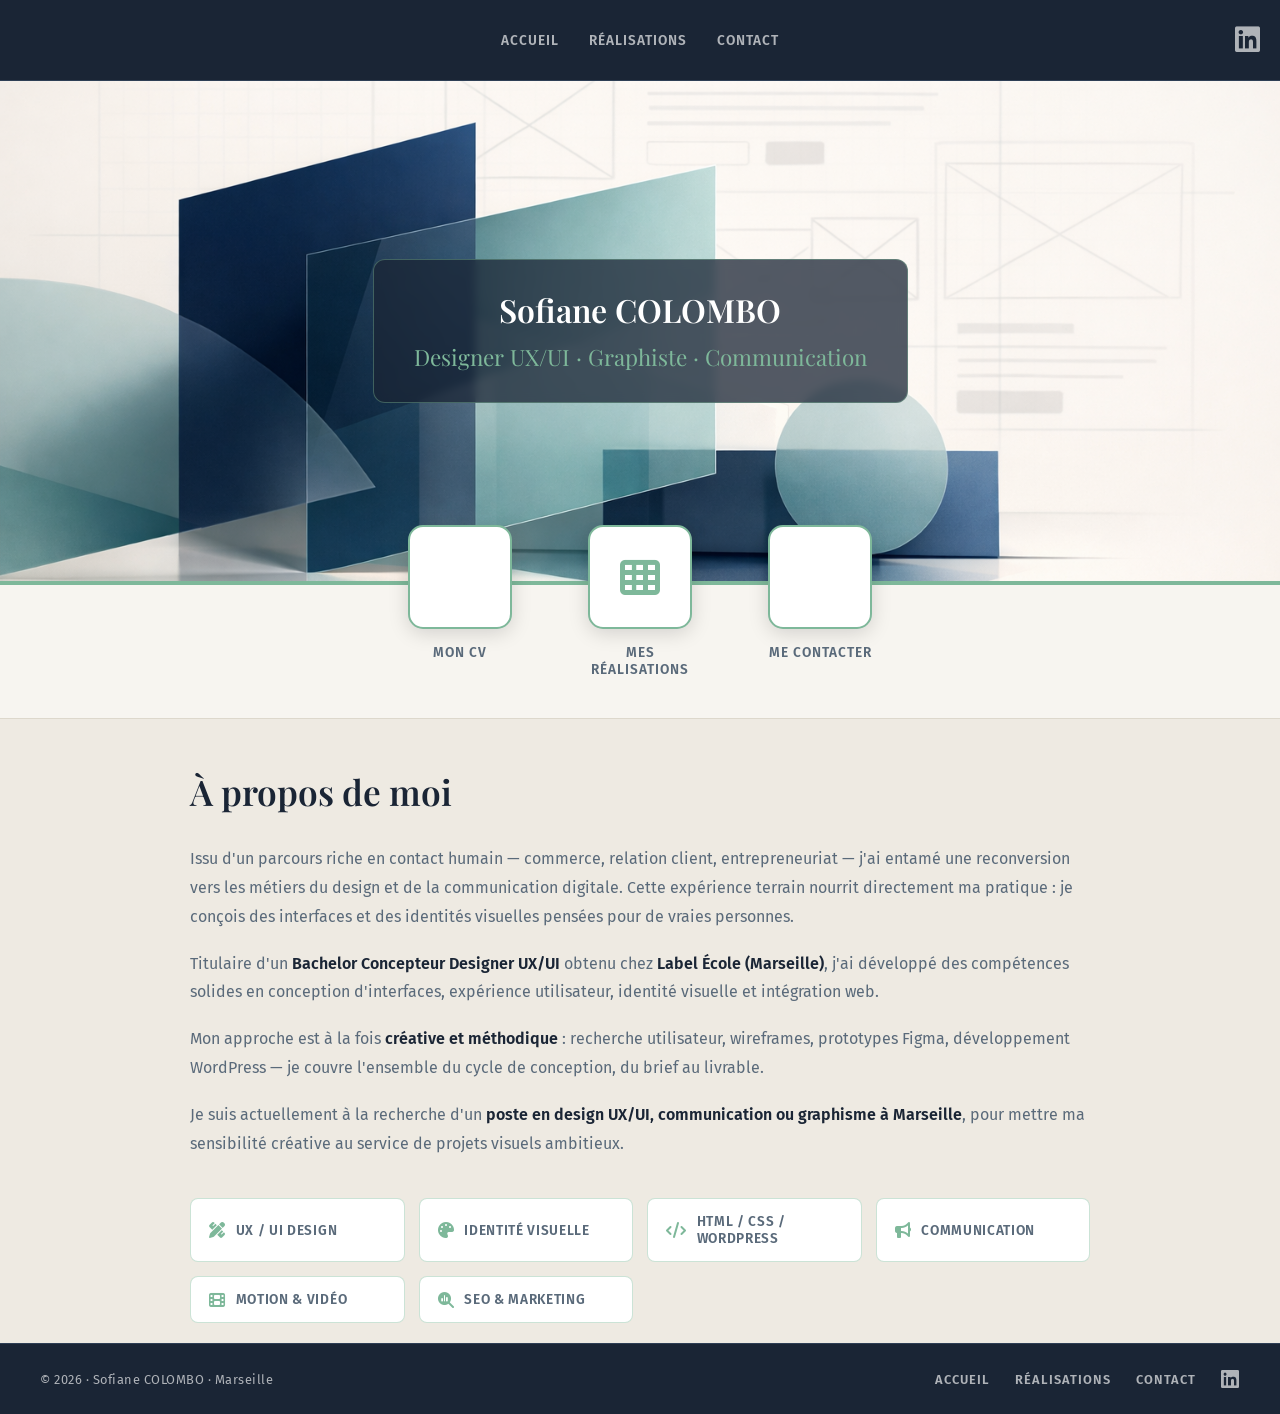
<file: index.html>
<!DOCTYPE html>
<html lang="fr">
    
<head>
    <meta charset="UTF-8">
    <meta name="viewport" content="width=device-width, initial-scale=1.0">
    <meta name="description" content="Portfolio Designer UX/UI & Graphiste — Sofiane Colombo, Marseille">
    <title>Portfolio S. COLOMBO — Designer UX/UI</title>
    
    <link rel="stylesheet" href="./style.css"/>
    
    <link rel="preconnect" href="https://fonts.googleapis.com">
    <link rel="preconnect" href="https://fonts.gstatic.com" crossorigin>
    <link href="https://fonts.googleapis.com/css2?family=Fira+Sans:wght@300;400;600&family=Playfair+Display:ital,wght@0,400;0,600;0,700;0,800;1,400&display=swap" rel="stylesheet">

    <link rel='stylesheet' href='https://cdn-uicons.flaticon.com/2.1.0/uicons-regular-rounded/css/uicons-regular-rounded.css'>
    <link rel='stylesheet' href='https://cdn-uicons.flaticon.com/2.1.0/uicons-brands/css/uicons-brands.css'>
    <link rel='stylesheet' href='https://cdn-uicons.flaticon.com/2.1.0/uicons-solid-straight/css/uicons-solid-straight.css'>
    <link rel='stylesheet' href='https://cdn-uicons.flaticon.com/2.1.0/uicons-thin-rounded/css/uicons-thin-rounded.css'>
    <link rel="stylesheet" href="https://cdnjs.cloudflare.com/ajax/libs/font-awesome/6.5.0/css/all.min.css">
</head>

<body>
    <header>

        <nav>
            <a href="./index.html">Accueil</a>
            <a href="./realisations.html">Réalisations</a>
            <a href="./page_contact.html">Contact</a>
        </nav>
        
        <a href="https://www.linkedin.com/in/sofiane-colombo-744582396/" target="_blank" class="linkedin-icon">
            <i class="fa-brands fa-linkedin"></i>
        </a>
        
    </header>

    <main>
        <div id="background-main-title">
            <h1 id="main-title">
                Sofiane COLOMBO<br>
                <span style="font-size: 0.7em; font-weight: 400;">Designer UX/UI · Graphiste · Communication</span>
            </h1>
        </div>
        
        <div id="hero_cta">

            <div class="cta-container">
                <a href="./asset/cv_ux_colombo.pdf" target="_blank" class="cta" aria-label="Mon CV">
                    <i class="fi fi-ss-file-user"></i>
                </a>
                <span class="cta-label">Mon CV</span>
            </div>
    
            <div class="cta-container">
                <a href="realisations.html" class="cta">
                    <i class="fa-solid fa-table-cells"></i>
                </a>
                <span class="cta-label">Mes réalisations</span>
            </div>

            <div class="cta-container">
                <a href="./page_contact.html" class="cta" aria-label="Me contacter">
                    <i class="fi fi-tr-address-book"></i>
                </a>
                <span class="cta-label">Me contacter</span>
            </div>

        </div>

        <section id="presentation">
            <div class="presentation-container">
                <h2>À propos de moi</h2>
                <p>
                    Issu d'un parcours riche en contact humain — commerce, relation client, entrepreneuriat — j'ai entamé une reconversion vers les métiers du design et de la communication digitale. Cette expérience terrain nourrit directement ma pratique : je conçois des interfaces et des identités visuelles pensées pour de vraies personnes.
                </p>
                <p>
                    Titulaire d'un <strong>Bachelor Concepteur Designer UX/UI</strong> obtenu chez  
                    <strong>Label École (Marseille)</strong>, j'ai développé des compétences solides en conception d'interfaces, expérience utilisateur, identité visuelle et intégration web.
                </p>
                <p>
                    Mon approche est à la fois <strong>créative et méthodique</strong> : recherche utilisateur, wireframes, prototypes Figma, développement WordPress — je couvre l'ensemble du cycle de conception, du brief au livrable.
                </p>
                <p>
                    Je suis actuellement à la recherche d'un <strong>poste en design UX/UI, communication ou graphisme à Marseille</strong>, pour mettre ma sensibilité créative au service de projets visuels ambitieux.
                </p>

                <div class="skills-grid">
                    <div class="skill-item"><i class="fa-solid fa-pen-ruler"></i> UX / UI Design</div>
                    <div class="skill-item"><i class="fa-solid fa-palette"></i> Identité visuelle</div>
                    <div class="skill-item"><i class="fa-solid fa-code"></i> HTML / CSS / WordPress</div>
                    <div class="skill-item"><i class="fa-solid fa-bullhorn"></i> Communication</div>
                    <div class="skill-item"><i class="fa-solid fa-film"></i> Motion & Vidéo</div>
                    <div class="skill-item"><i class="fa-solid fa-magnifying-glass-chart"></i> SEO & Marketing</div>
                </div>
            </div>
        </section>

    </main>

    <footer>

        <p>© 2026 · Sofiane COLOMBO · Marseille</p>
        <div class="footer-links">
            <a href="./index.html">Accueil</a>
            <a href="./realisations.html">Réalisations</a>
            <a href="./page_contact.html">Contact</a>
            <a href="https://www.linkedin.com/in/sofiane-colombo-744582396/" target="_blank">
                <i class="fa-brands fa-linkedin"></i>
            </a>
        </div>

    </footer>
</body>
</html>
</file>
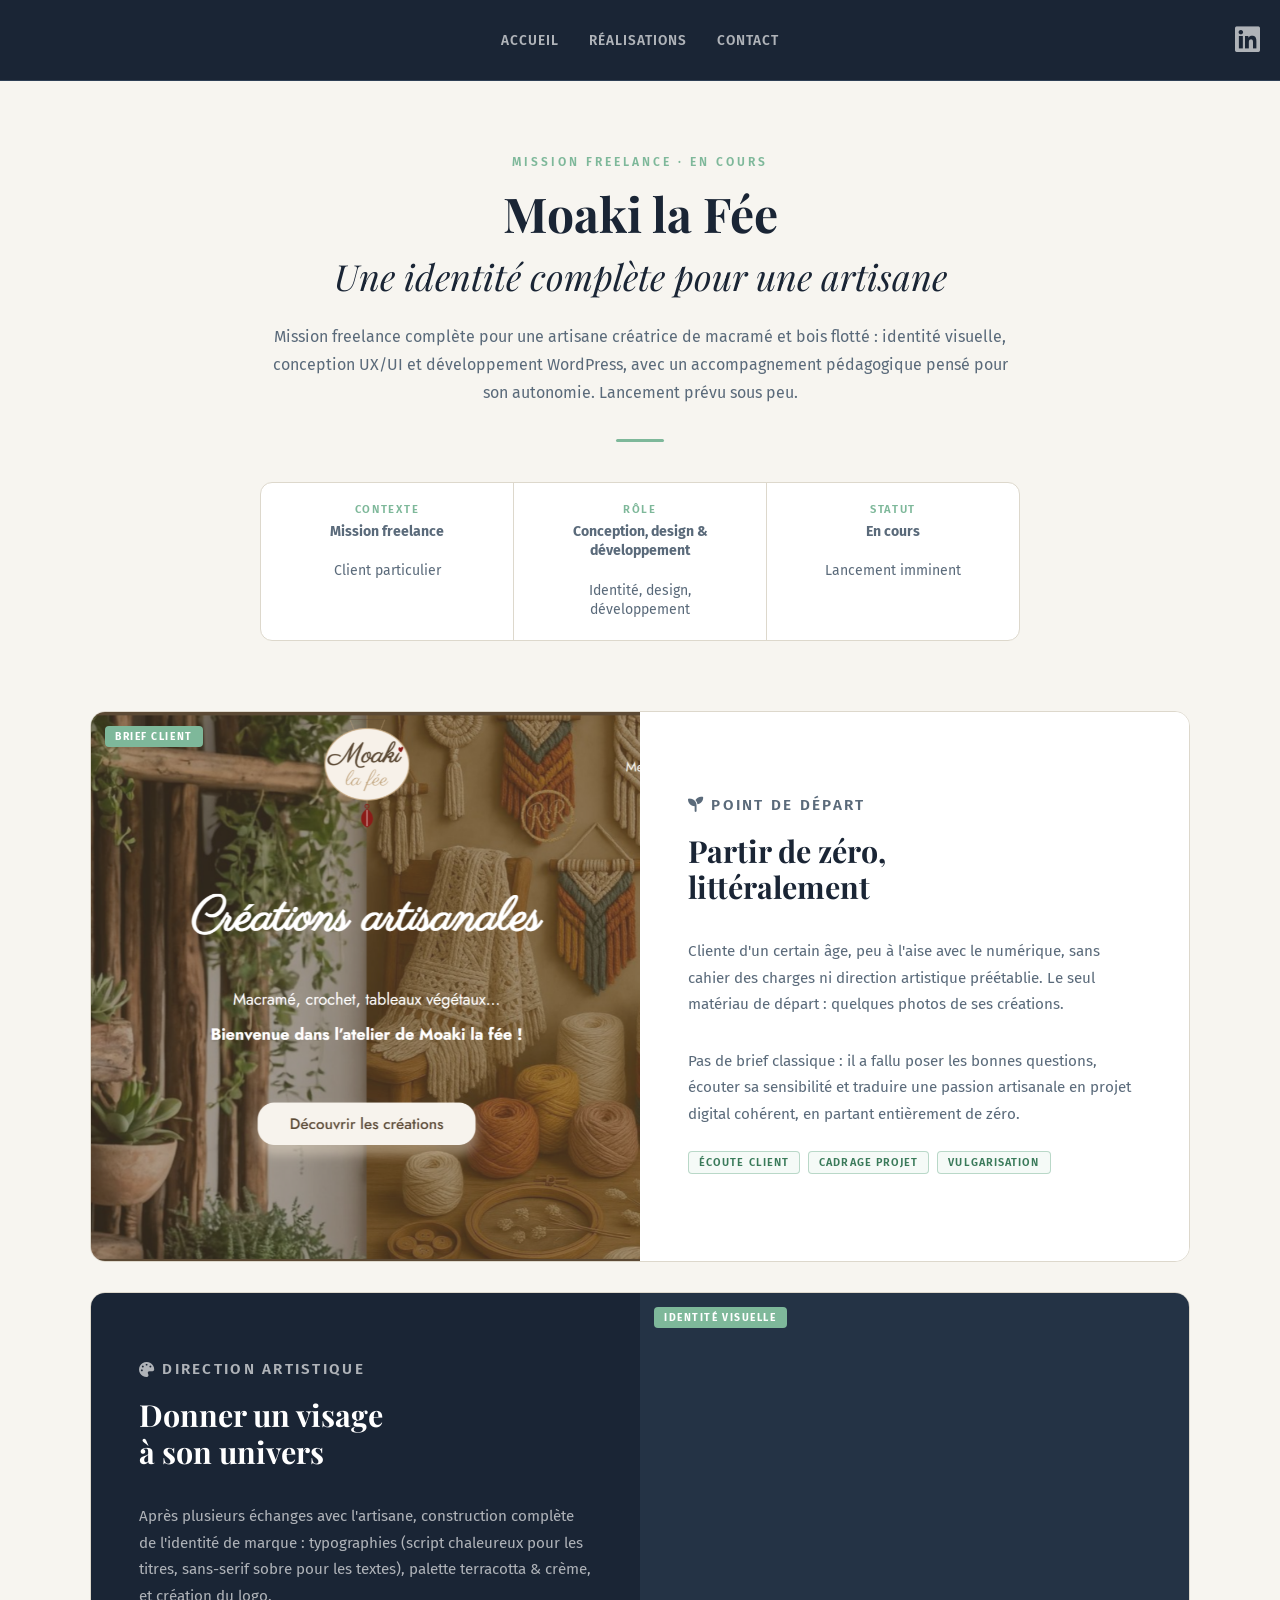
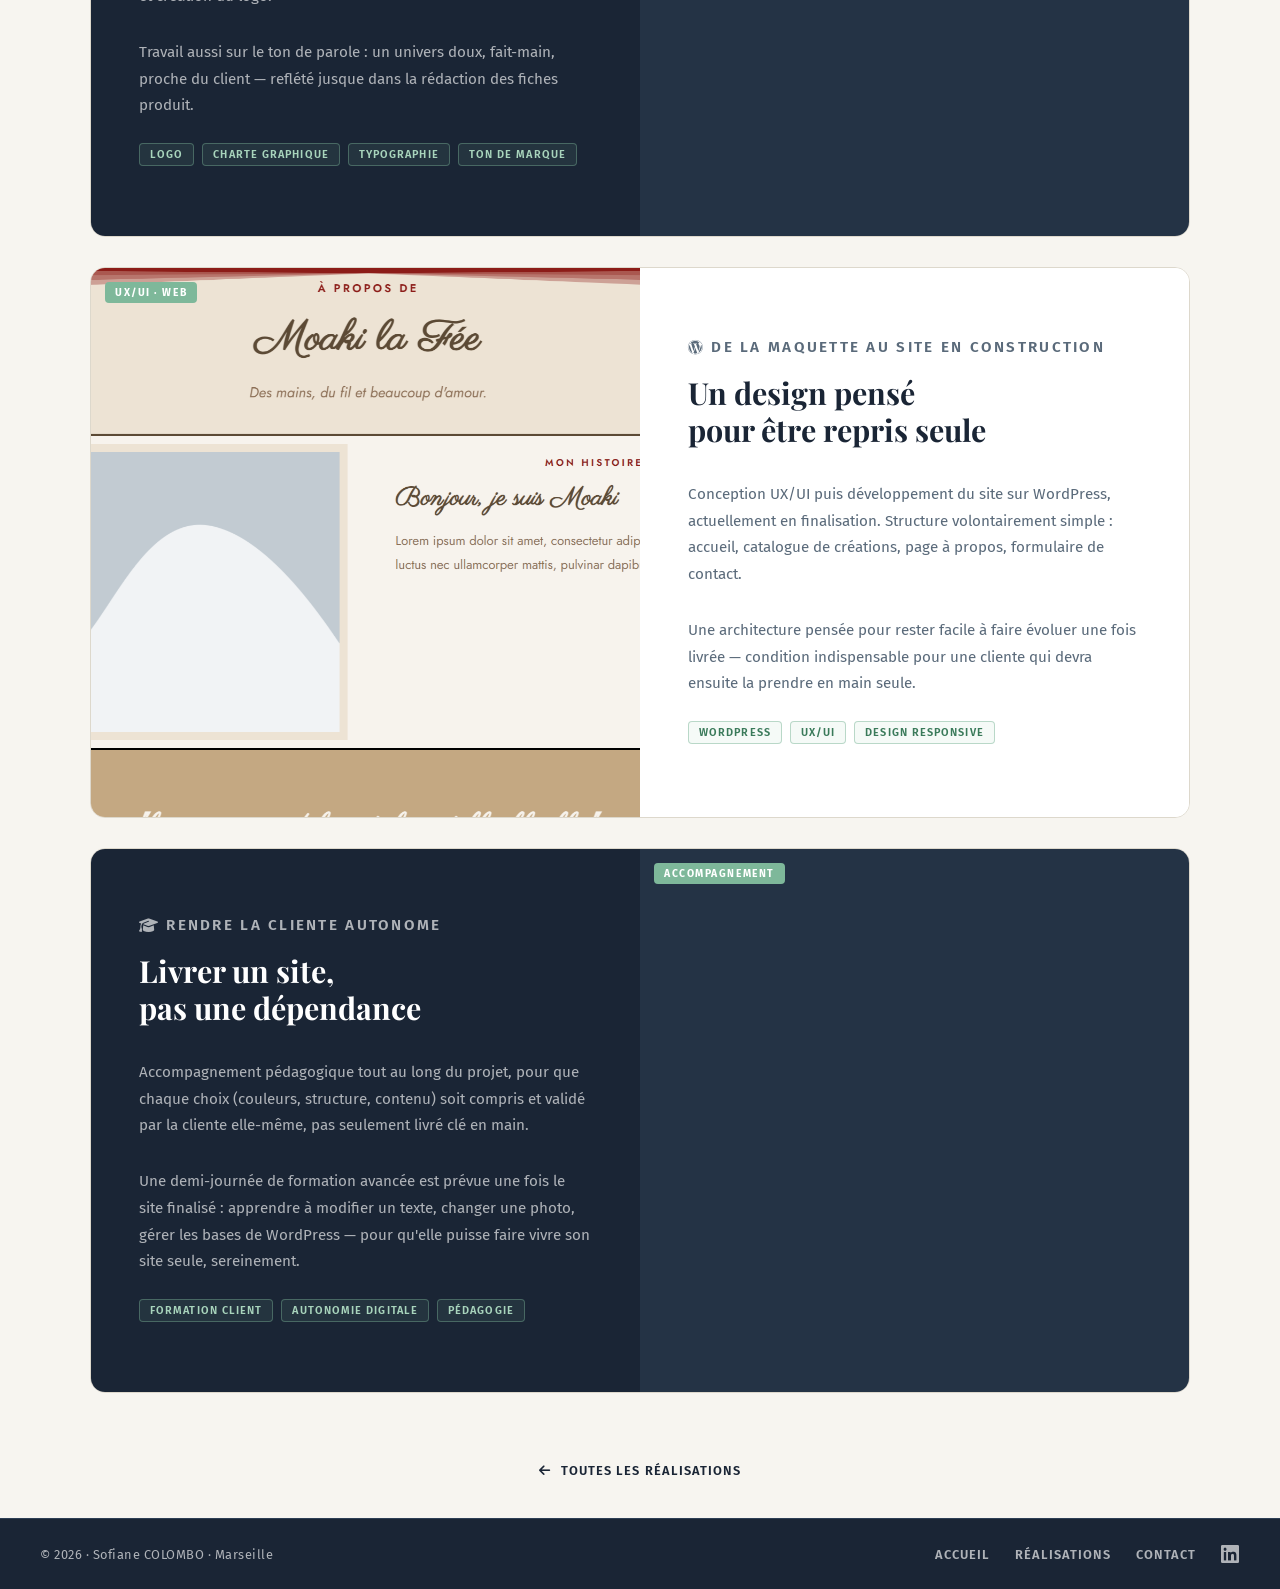
<file: moaki.html>
<!DOCTYPE html>
<html lang="fr">
<head>
    <meta charset="UTF-8">
    <meta name="viewport" content="width=device-width, initial-scale=1.0">
    <meta name="description" content="Moaki la Fée — Sofiane Colombo, Designer UX/UI">
    <title>Moaki la Fée — S. COLOMBO</title>

    <link rel="stylesheet" href="./style.css"/>
    <link rel="preconnect" href="https://fonts.googleapis.com">
    <link rel="preconnect" href="https://fonts.gstatic.com" crossorigin>
    <link href="https://fonts.googleapis.com/css2?family=Fira+Sans:wght@300;400;600&family=Playfair+Display:ital,wght@0,400;0,600;0,700;0,800;1,400&display=swap" rel="stylesheet">
    <link rel='stylesheet' href='https://cdn-uicons.flaticon.com/2.1.0/uicons-regular-rounded/css/uicons-regular-rounded.css'>
    <link rel='stylesheet' href='https://cdn-uicons.flaticon.com/2.1.0/uicons-brands/css/uicons-brands.css'>
    <link rel='stylesheet' href='https://cdn-uicons.flaticon.com/2.1.0/uicons-solid-straight/css/uicons-solid-straight.css'>
    <link rel='stylesheet' href='https://cdn-uicons.flaticon.com/2.1.0/uicons-thin-rounded/css/uicons-thin-rounded.css'>
    <link rel="stylesheet" href="https://cdnjs.cloudflare.com/ajax/libs/font-awesome/6.5.0/css/all.min.css">
</head>

<body>

    <header>
        <nav>
            <a href="./index.html">Accueil</a>
            <a href="./realisations.html">Réalisations</a>
            <a href="./page_contact.html">Contact</a>
        </nav>
        <a href="https://www.linkedin.com/in/sofiane-colombo-744582396/" target="_blank" class="linkedin-icon">
            <i class="fa-brands fa-linkedin"></i>
        </a>
    </header>

    <main>

        <section id="real-intro">
            <span class="eyebrow">Mission freelance · En cours</span>
            <h1>Moaki la Fée<br><em style="font-weight:400; font-size:0.75em;">Une identité complète pour une artisane</em></h1>
            <p class="intro-text">
                Mission freelance complète pour une artisane créatrice de macramé et bois flotté : identité visuelle, conception UX/UI et développement WordPress, avec un accompagnement pédagogique pensé pour son autonomie. Lancement prévu sous peu.
            </p>
            <div class="intro-divider"></div>

            <div class="project-meta">
                <div class="meta-item">
                    <span class="meta-label">Contexte</span>
                    <span class="meta-value"><strong>Mission freelance</strong><br><br>Client particulier</span>
                </div>
                <div class="meta-item">
                    <span class="meta-label">Rôle</span>
                    <span class="meta-value"><strong>Conception, design & développement</strong><br><br>Identité, design, développement</span>
                </div>
                <div class="meta-item">
                    <span class="meta-label">Statut</span>
                    <span class="meta-value"><strong>En cours</strong><br><br>Lancement imminent</span>
                </div>
            </div>
        </section>

        <div id="real-projects">

            <!-- BLOC 1 — Brief client -->
            <article class="real-block">
                <div class="real-media">
                    <span class="media-badge">Brief client</span>
                    <img src="./asset/moaki-accueil.png" alt="Page d'accueil du site Moaki la Fée" loading="lazy">
                </div>
                <div class="real-content">
                    <p class="real-tag"><i class="fa-solid fa-seedling"></i> Point de départ</p>
                    <h2>Partir de zéro,<br>littéralement</h2>
                    <p>
                        Cliente d'un certain âge, peu à l'aise avec le numérique, sans cahier des charges ni direction artistique préétablie. Le seul matériau de départ : quelques photos de ses créations.
                    </p>
                    <p>
                        Pas de brief classique : il a fallu poser les bonnes questions, écouter sa sensibilité et traduire une passion artisanale en projet digital cohérent, en partant entièrement de zéro.
                    </p>
                    <div class="real-skills">
                        <span>Écoute client</span>
                        <span>Cadrage projet</span>
                        <span>Vulgarisation</span>
                    </div>
                </div>
            </article>

            <!-- BLOC 2 — Identité visuelle -->
            <article class="real-block real-block--alt">
                <div class="real-media">
                    <span class="media-badge">Identité visuelle</span>
                    <video autoplay muted loop playsinline>
                        <source src="./asset/moaki-produit.mp4" type="video/mp4">
                    </video>
                </div>
                <div class="real-content real-content--light">
                    <p class="real-tag"><i class="fa-solid fa-palette"></i> Direction artistique</p>
                    <h2>Donner un visage<br>à son univers</h2>
                    <p>
                        Après plusieurs échanges avec l'artisane, construction complète de l'identité de marque : typographies (script chaleureux pour les titres, sans-serif sobre pour les textes), palette terracotta &amp; crème, et création du logo.
                    </p>
                    <p>
                        Travail aussi sur le ton de parole : un univers doux, fait-main, proche du client — reflété jusque dans la rédaction des fiches produit.
                    </p>
                    <div class="real-skills real-skills--dark">
                        <span>Logo</span>
                        <span>Charte graphique</span>
                        <span>Typographie</span>
                        <span>Ton de marque</span>
                    </div>
                </div>
            </article>

            <!-- BLOC 3 — UX/UI & Développement -->
            <article class="real-block">
                <div class="real-media">
                    <span class="media-badge">UX/UI · Web</span>
                    <img src="./asset/moaki-apropos.png" alt="Page À propos en cours de développement" loading="lazy">
                </div>
                <div class="real-content">
                    <p class="real-tag"><i class="fa-brands fa-wordpress"></i> De la maquette au site en construction</p>
                    <h2>Un design pensé<br>pour être repris seule</h2>
                    <p>
                        Conception UX/UI puis développement du site sur WordPress, actuellement en finalisation. Structure volontairement simple : accueil, catalogue de créations, page à propos, formulaire de contact.
                    </p>
                    <p>
                        Une architecture pensée pour rester facile à faire évoluer une fois livrée — condition indispensable pour une cliente qui devra ensuite la prendre en main seule.
                    </p>
                    <div class="real-skills">
                        <span>WordPress</span>
                        <span>UX/UI</span>
                        <span>Design responsive</span>
                    </div>
                </div>
            </article>

            <!-- BLOC 4 — Accompagnement pédagogique -->
            <article class="real-block real-block--alt">
                <div class="real-media">
                    <span class="media-badge">Accompagnement</span>
                    <video autoplay muted loop playsinline>
                        <source src="./asset/moaki-contact.mp4" type="video/mp4">
                    </video>
                </div>
                <div class="real-content real-content--light">
                    <p class="real-tag"><i class="fa-solid fa-graduation-cap"></i> Rendre la cliente autonome</p>
                    <h2>Livrer un site,<br>pas une dépendance</h2>
                    <p>
                        Accompagnement pédagogique tout au long du projet, pour que chaque choix (couleurs, structure, contenu) soit compris et validé par la cliente elle-même, pas seulement livré clé en main.
                    </p>
                    <p>
                        Une demi-journée de formation avancée est prévue une fois le site finalisé : apprendre à modifier un texte, changer une photo, gérer les bases de WordPress — pour qu'elle puisse faire vivre son site seule, sereinement.
                    </p>
                    <div class="real-skills real-skills--dark">
                        <span>Formation client</span>
                        <span>Autonomie digitale</span>
                        <span>Pédagogie</span>
                    </div>
                </div>
            </article>

        </div>

        <a href="realisations.html" class="detail-back">
            <i class="fa-solid fa-arrow-left"></i> Toutes les réalisations
        </a>

    </main>

    <footer>
        <p>© 2026 · Sofiane COLOMBO · Marseille</p>
        <div class="footer-links">
            <a href="./index.html">Accueil</a>
            <a href="./realisations.html">Réalisations</a>
            <a href="./page_contact.html">Contact</a>
            <a href="https://www.linkedin.com/in/sofiane-colombo-744582396/" target="_blank">
                <i class="fa-brands fa-linkedin"></i>
            </a>
        </div>
    </footer>

    <script>
        const blocks = document.querySelectorAll('.real-block');
        const observer = new IntersectionObserver((entries) => {
            entries.forEach(entry => {
                if (entry.isIntersecting) entry.target.classList.add('visible');
            });
        }, { threshold: 0.1 });
        blocks.forEach(block => observer.observe(block));
    </script>

</body>
</html>
</file>
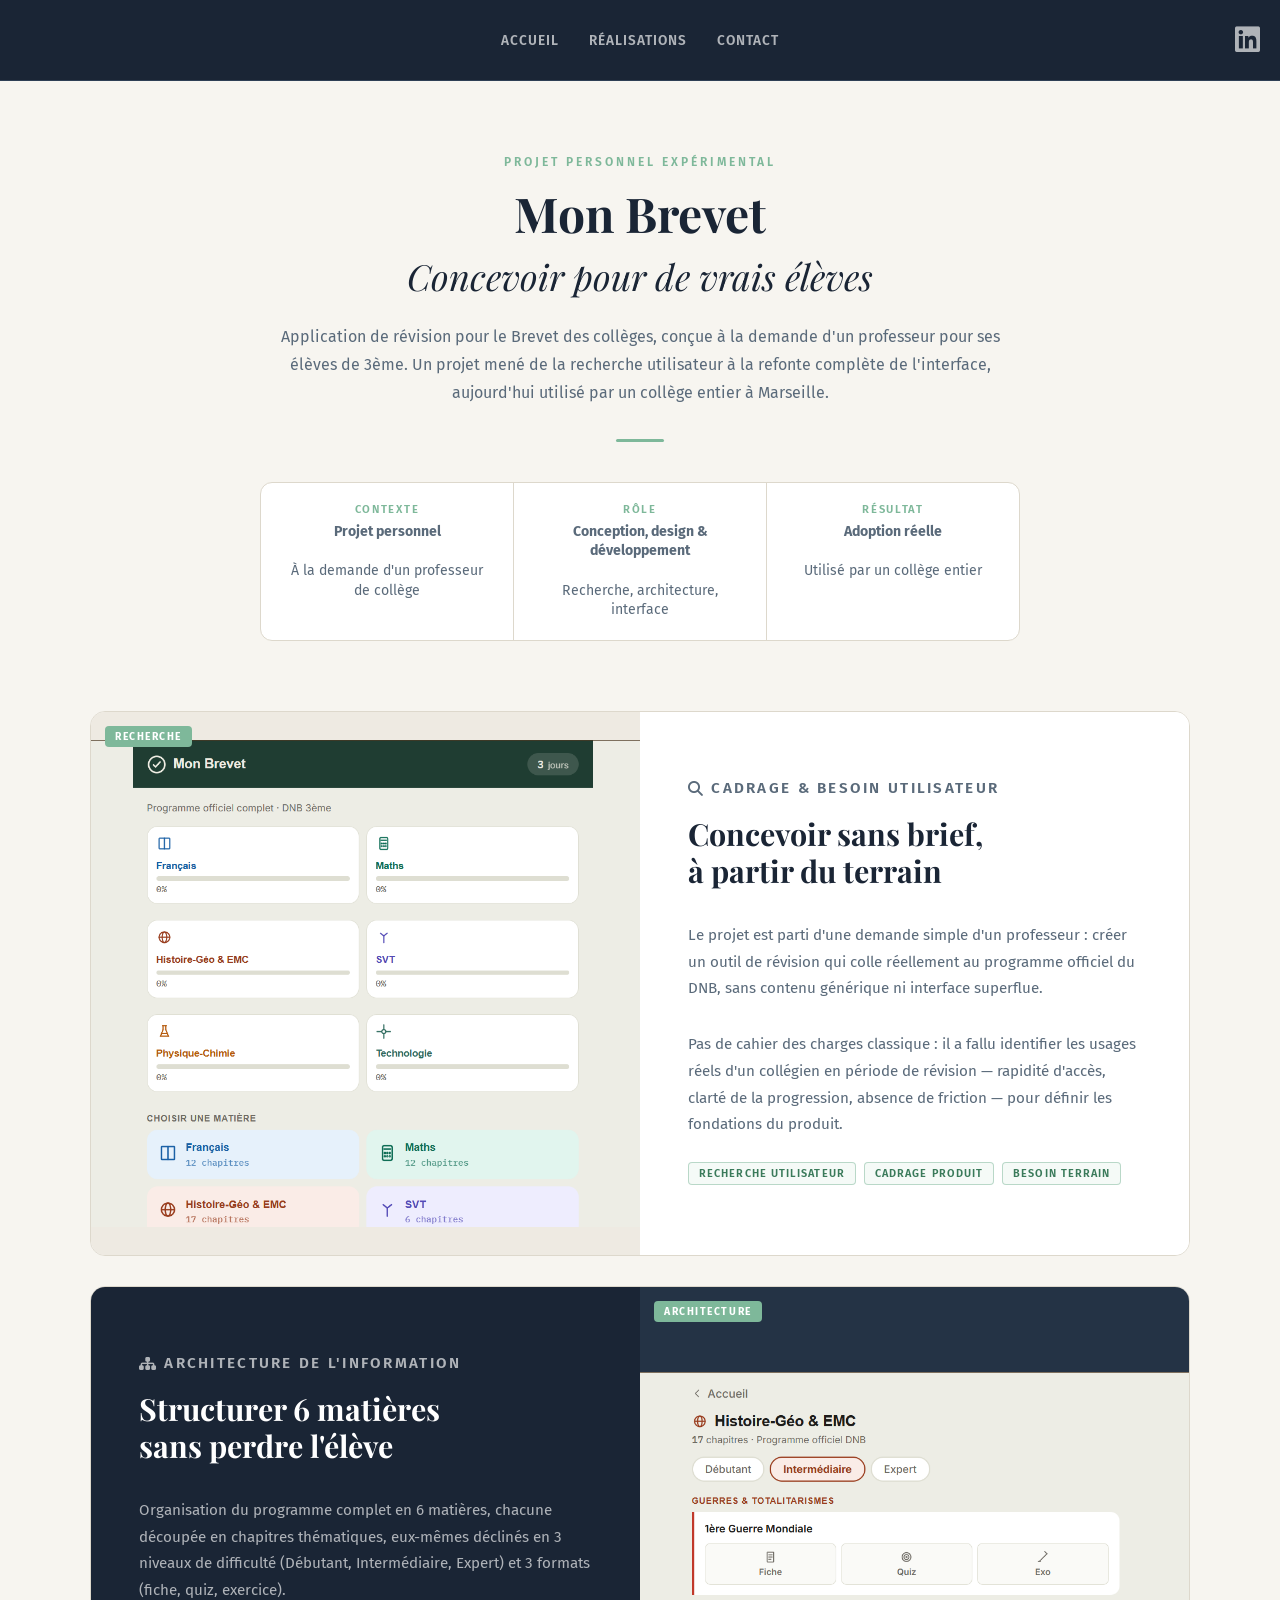
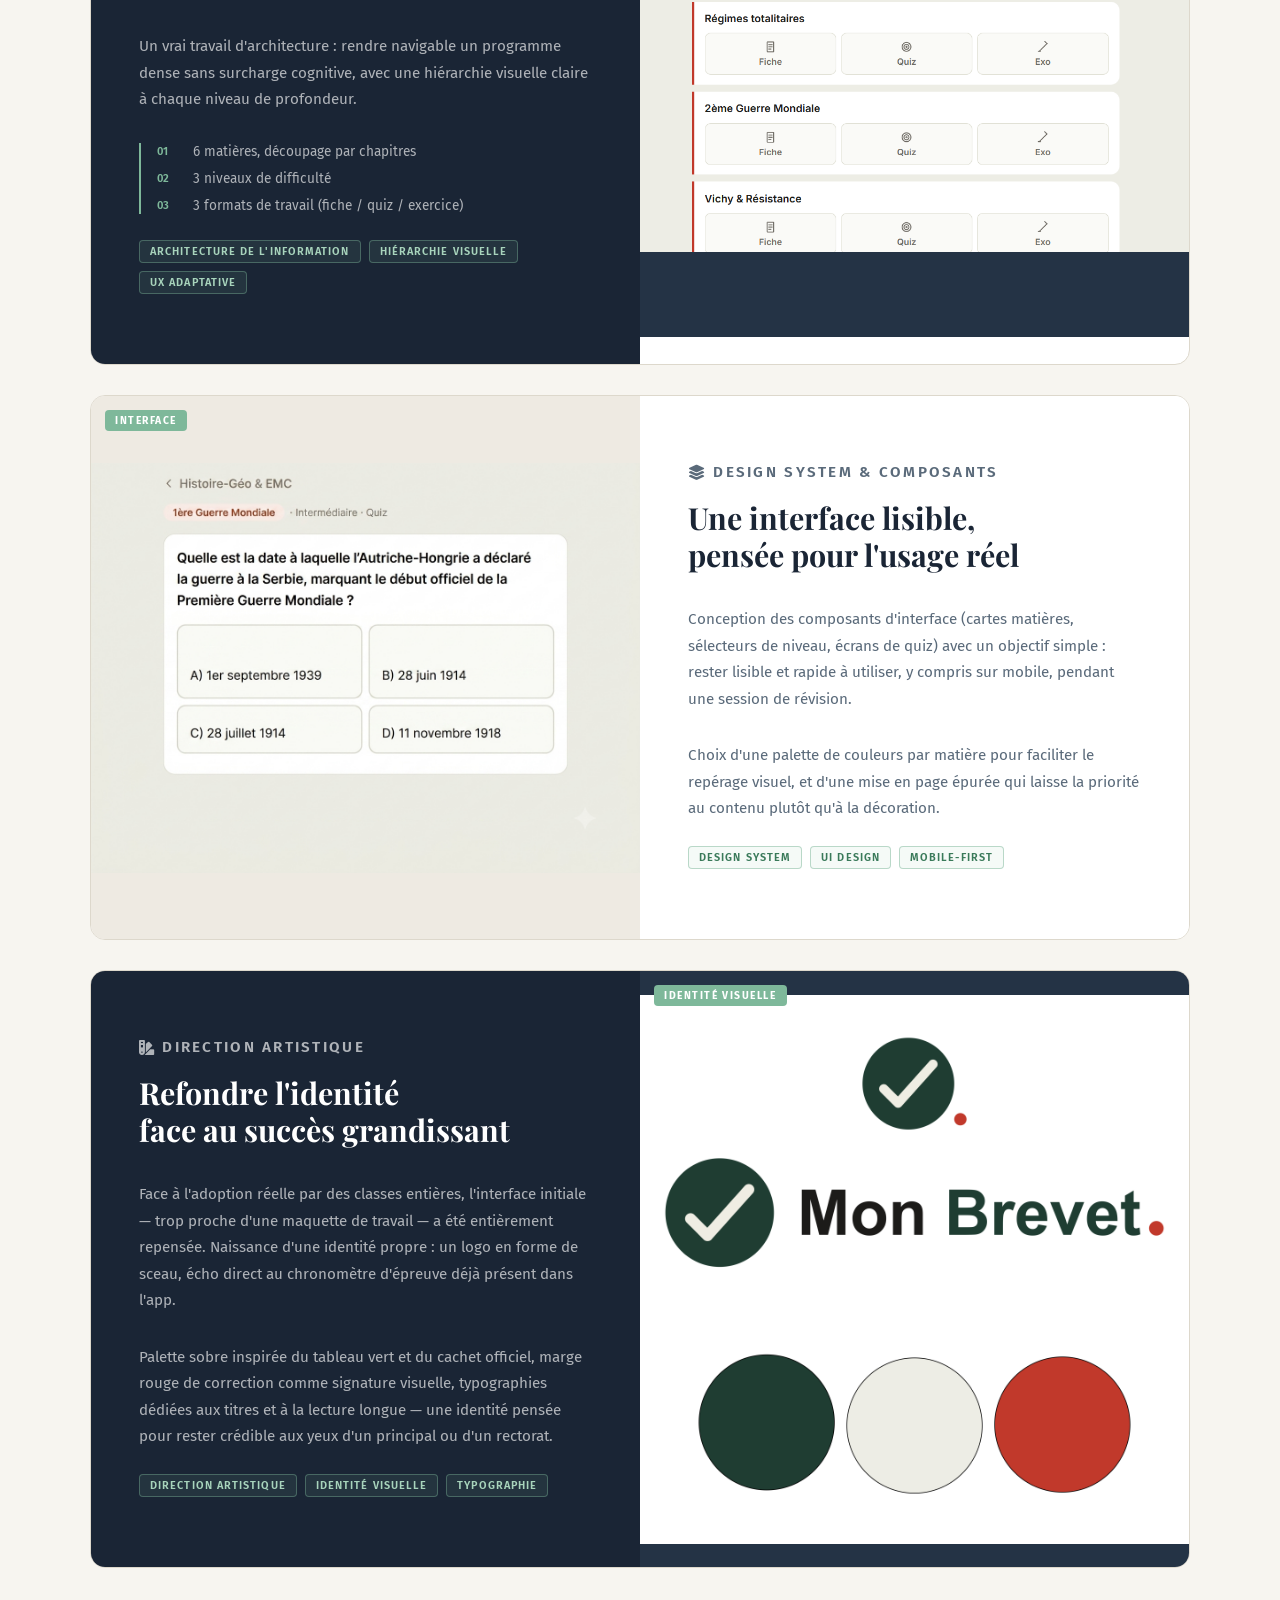
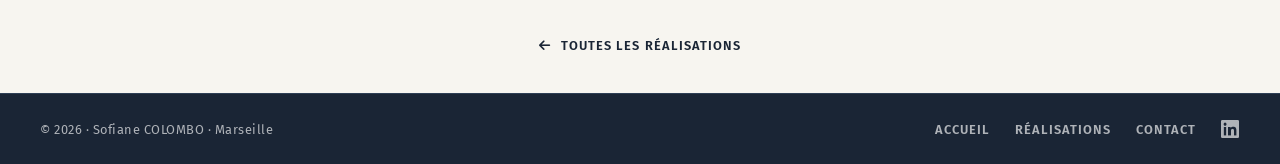
<file: mon-brevet.html>
<!DOCTYPE html>
<html lang="fr">
<head>
    <meta charset="UTF-8">
    <meta name="viewport" content="width=device-width, initial-scale=1.0">
    <meta name="description" content="Mon Brevet — Sofiane Colombo, Designer UX/UI">
    <title>Mon Brevet — S. COLOMBO</title>

    <link rel="stylesheet" href="./style.css"/>
    <link rel="preconnect" href="https://fonts.googleapis.com">
    <link rel="preconnect" href="https://fonts.gstatic.com" crossorigin>
    <link href="https://fonts.googleapis.com/css2?family=Fira+Sans:wght@300;400;600&family=Playfair+Display:ital,wght@0,400;0,600;0,700;0,800;1,400&display=swap" rel="stylesheet">
    <link rel='stylesheet' href='https://cdn-uicons.flaticon.com/2.1.0/uicons-regular-rounded/css/uicons-regular-rounded.css'>
    <link rel='stylesheet' href='https://cdn-uicons.flaticon.com/2.1.0/uicons-brands/css/uicons-brands.css'>
    <link rel='stylesheet' href='https://cdn-uicons.flaticon.com/2.1.0/uicons-solid-straight/css/uicons-solid-straight.css'>
    <link rel='stylesheet' href='https://cdn-uicons.flaticon.com/2.1.0/uicons-thin-rounded/css/uicons-thin-rounded.css'>
    <link rel="stylesheet" href="https://cdnjs.cloudflare.com/ajax/libs/font-awesome/6.5.0/css/all.min.css">
</head>

<body>

    <header>
        <nav>
            <a href="./index.html">Accueil</a>
            <a href="./realisations.html">Réalisations</a>
            <a href="./page_contact.html">Contact</a>
        </nav>
        <a href="https://www.linkedin.com/in/sofiane-colombo-744582396/" target="_blank" class="linkedin-icon">
            <i class="fa-brands fa-linkedin"></i>
        </a>
    </header>

    <main>

        <section id="real-intro">
            <span class="eyebrow">Projet personnel expérimental</span>
            <h1>Mon Brevet<br><em style="font-weight:400; font-size:0.75em;">Concevoir pour de vrais élèves</em></h1>
            <p class="intro-text">
                Application de révision pour le Brevet des collèges, conçue à la demande d'un professeur pour ses élèves de 3ème. Un projet mené de la recherche utilisateur à la refonte complète de l'interface, aujourd'hui utilisé par un collège entier à Marseille.
            </p>
            <div class="intro-divider"></div>

            <div class="project-meta">
                <div class="meta-item">
                    <span class="meta-label">Contexte</span>
                    <span class="meta-value"><strong>Projet personnel</strong><br><br>À la demande d'un professeur de collège</span>
                </div>
                <div class="meta-item">
                    <span class="meta-label">Rôle</span>
                    <span class="meta-value"><strong>Conception, design & développement</strong><br><br>Recherche, architecture, interface</span>
                </div>
                <div class="meta-item">
                    <span class="meta-label">Résultat</span>
                    <span class="meta-value"><strong>Adoption réelle</strong><br><br>Utilisé par un collège entier</span>
                </div>
            </div>
        </section>

        <div id="real-projects">

            <!-- BLOC 1 — Recherche utilisateur -->
            <article class="real-block">
                <div class="real-media">
                    <span class="media-badge">Recherche</span>
                    <img src="./asset/mon-brevet-accueil.png" alt="Page d'accueil de l'application Mon Brevet" loading="lazy">
                </div>
                <div class="real-content">
                    <p class="real-tag"><i class="fa-solid fa-magnifying-glass"></i> Cadrage &amp; besoin utilisateur</p>
                    <h2>Concevoir sans brief,<br>à partir du terrain</h2>
                    <p>
                        Le projet est parti d'une demande simple d'un professeur : créer un outil de révision qui colle réellement au programme officiel du DNB, sans contenu générique ni interface superflue.
                    </p>
                    <p>
                        Pas de cahier des charges classique : il a fallu identifier les usages réels d'un collégien en période de révision — rapidité d'accès, clarté de la progression, absence de friction — pour définir les fondations du produit.
                    </p>
                    <div class="real-skills">
                        <span>Recherche utilisateur</span>
                        <span>Cadrage produit</span>
                        <span>Besoin terrain</span>
                    </div>
                </div>
            </article>

            <!-- BLOC 2 — Architecture de l'information -->
            <article class="real-block real-block--alt">
                <div class="real-media">
                    <span class="media-badge">Architecture</span>
                    <img src="./asset/mon-brevet-chapitre.png" alt="Page chapitre Histoire-Géo avec niveaux de difficulté" loading="lazy">
                </div>
                <div class="real-content real-content--light">
                    <p class="real-tag"><i class="fa-solid fa-sitemap"></i> Architecture de l'information</p>
                    <h2>Structurer 6 matières<br>sans perdre l'élève</h2>
                    <p>
                        Organisation du programme complet en 6 matières, chacune découpée en chapitres thématiques, eux-mêmes déclinés en 3 niveaux de difficulté (Débutant, Intermédiaire, Expert) et 3 formats (fiche, quiz, exercice).
                    </p>
                    <p>
                        Un vrai travail d'architecture : rendre navigable un programme dense sans surcharge cognitive, avec une hiérarchie visuelle claire à chaque niveau de profondeur.
                    </p>
                    <div class="real-process">
                        <div class="process-step">
                            <span class="step-num">01</span>
                            <span class="step-label">6 matières, découpage par chapitres</span>
                        </div>
                        <div class="process-step">
                            <span class="step-num">02</span>
                            <span class="step-label">3 niveaux de difficulté</span>
                        </div>
                        <div class="process-step">
                            <span class="step-num">03</span>
                            <span class="step-label">3 formats de travail (fiche / quiz / exercice)</span>
                        </div>
                    </div>
                    <div class="real-skills real-skills--dark">
                        <span>Architecture de l'information</span>
                        <span>Hiérarchie visuelle</span>
                        <span>UX adaptative</span>
                    </div>
                </div>
            </article>

            <!-- BLOC 3 — Système d'interface -->
            <article class="real-block">
                <div class="real-media">
                    <span class="media-badge">Interface</span>
                    <img src="./asset/mon-brevet-quiz.png" alt="Interface de quiz Mon Brevet" loading="lazy">
                </div>
                <div class="real-content">
                    <p class="real-tag"><i class="fa-solid fa-layer-group"></i> Design system &amp; composants</p>
                    <h2>Une interface lisible,<br>pensée pour l'usage réel</h2>
                    <p>
                        Conception des composants d'interface (cartes matières, sélecteurs de niveau, écrans de quiz) avec un objectif simple : rester lisible et rapide à utiliser, y compris sur mobile, pendant une session de révision.
                    </p>
                    <p>
                        Choix d'une palette de couleurs par matière pour faciliter le repérage visuel, et d'une mise en page épurée qui laisse la priorité au contenu plutôt qu'à la décoration.
                    </p>
                    <div class="real-skills">
                        <span>Design system</span>
                        <span>UI Design</span>
                        <span>Mobile-first</span>
                    </div>
                </div>
            </article>

            <!-- BLOC 4 — Refonte graphique -->
            <article class="real-block real-block--alt">
                <div class="real-media">
                    <span class="media-badge">Identité visuelle</span>
                    <img src="./asset/mon-brevet-logo.png" alt="Logo Mon Brevet — sceau officiel" loading="lazy">
                </div>
                <div class="real-content real-content--light">
                    <p class="real-tag"><i class="fa-solid fa-swatchbook"></i> Direction artistique</p>
                    <h2>Refondre l'identité<br>face au succès grandissant</h2>
                    <p>
                        Face à l'adoption réelle par des classes entières, l'interface initiale — trop proche d'une maquette de travail — a été entièrement repensée. Naissance d'une identité propre : un logo en forme de sceau, écho direct au chronomètre d'épreuve déjà présent dans l'app.
                    </p>
                    <p>
                        Palette sobre inspirée du tableau vert et du cachet officiel, marge rouge de correction comme signature visuelle, typographies dédiées aux titres et à la lecture longue — une identité pensée pour rester crédible aux yeux d'un principal ou d'un rectorat.
                    </p>
                    <div class="real-skills real-skills--dark">
                        <span>Direction artistique</span>
                        <span>Identité visuelle</span>
                        <span>Typographie</span>
                    </div>
                </div>
            </article>

        </div>

        <a href="realisations.html" class="detail-back">
            <i class="fa-solid fa-arrow-left"></i> Toutes les réalisations
        </a>

    </main>

    <footer>
        <p>© 2026 · Sofiane COLOMBO · Marseille</p>
        <div class="footer-links">
            <a href="./index.html">Accueil</a>
            <a href="./realisations.html">Réalisations</a>
            <a href="./page_contact.html">Contact</a>
            <a href="https://www.linkedin.com/in/sofiane-colombo-744582396/" target="_blank">
                <i class="fa-brands fa-linkedin"></i>
            </a>
        </div>
    </footer>

    <script>
        const blocks = document.querySelectorAll('.real-block');
        const observer = new IntersectionObserver((entries) => {
            entries.forEach(entry => {
                if (entry.isIntersecting) entry.target.classList.add('visible');
            });
        }, { threshold: 0.1 });
        blocks.forEach(block => observer.observe(block));
    </script>

</body>
</html>
</file>
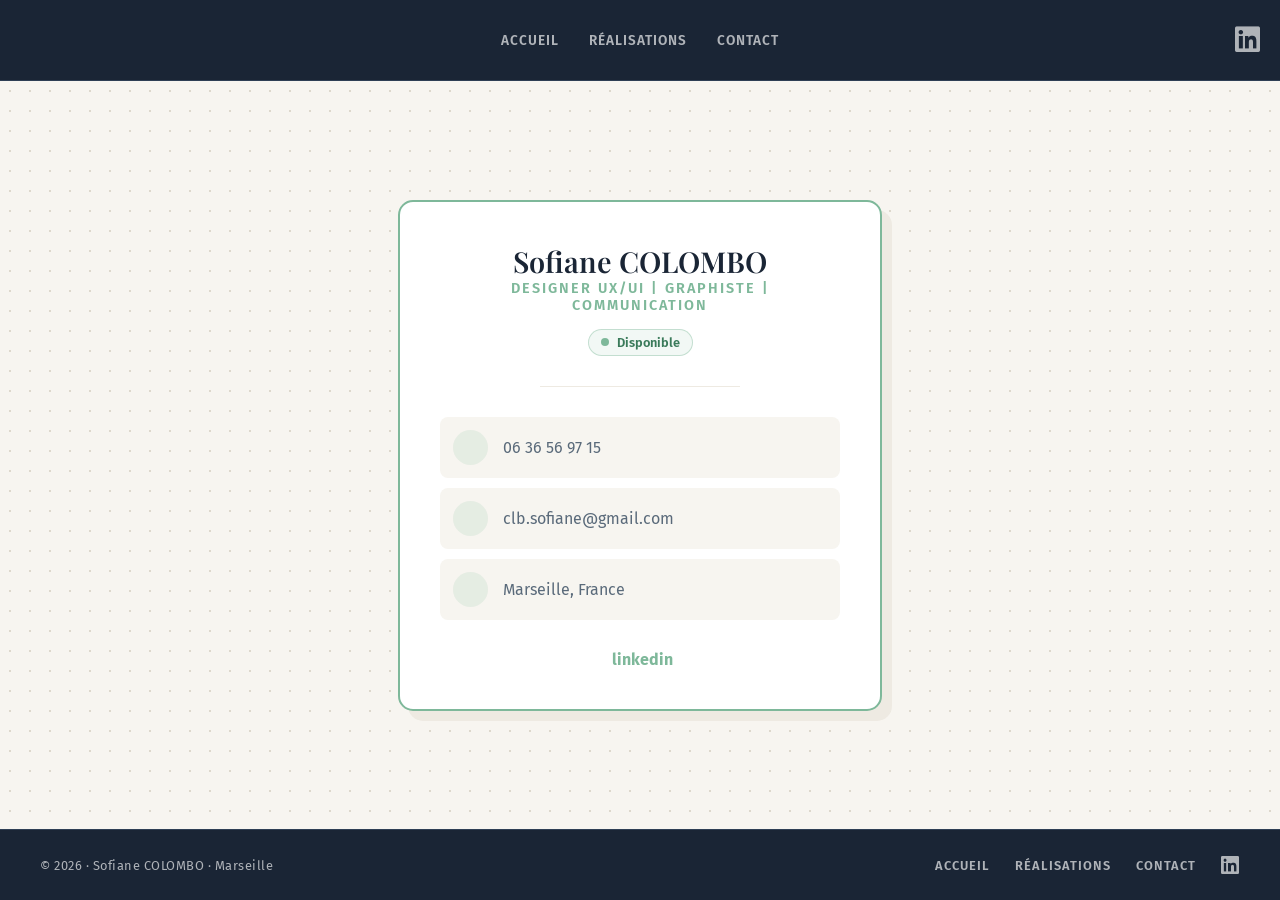
<file: page_contact.html>
<!DOCTYPE html>
<html lang="fr">
<head>
    <meta charset="UTF-8">
    <meta name="viewport" content="width=device-width, initial-scale=1.0">
    <meta name="description" content="Contactez Sofiane COLOMBO - Expert IA & Data">
    <title>Contact - S. COLOMBO</title>
    
    <link rel="stylesheet" href="./style.css"/>
    
   <link rel="preconnect" href="https://fonts.googleapis.com">
<link rel="preconnect" href="https://fonts.gstatic.com" crossorigin>
<link href="https://fonts.googleapis.com/css2?family=Fira+Sans:wght@300;400;600&family=Playfair+Display:ital,wght@0,400;0,600;0,700;0,800;1,400&display=swap" rel="stylesheet">

    <link rel='stylesheet' href='https://cdn-uicons.flaticon.com/2.1.0/uicons-regular-rounded/css/uicons-regular-rounded.css'>
<link rel='stylesheet' href='https://cdn-uicons.flaticon.com/2.1.0/uicons-brands/css/uicons-brands.css'>
<link rel='stylesheet' href='https://cdn-uicons.flaticon.com/2.1.0/uicons-solid-straight/css/uicons-solid-straight.css'>
<link rel='stylesheet' href='https://cdn-uicons.flaticon.com/2.1.0/uicons-thin-rounded/css/uicons-thin-rounded.css'>
<link rel="stylesheet" href="https://cdnjs.cloudflare.com/ajax/libs/font-awesome/6.5.0/css/all.min.css">
    
</head>

<body class="contact-page-body">
    
    <header>
        
         <nav>
            <a href="./index.html">Accueil</a>
            <a href="./realisations.html">Réalisations</a>
            <a href="./page_contact.html">Contact</a>
        </nav>
         
        <a href="https://www.linkedin.com/in/sofiane-colombo-744582396/" target="_blank" class="linkedin-icon">
            <i class="fa-brands fa-linkedin"></i>
        </a>
    
        
    </header>

    <main class="contact-main">
        
        <div class="business-card">
            
            <div class="card-header">
                <h3>Sofiane COLOMBO</h3>
                <span class="job-title">Designer UX/UI | Graphiste | Communication</span>
                <div class="status-badge">
                    <span class="dot"></span> Disponible
                </div>
            </div>

            <hr class="divider">

            <div class="card-body">
                <a href="tel:+33636569715" class="contact-row">
                    <div class="icon-box">
                        <i class="fi fi-ss-smartphone"></i>
                    </div>
                    <span>06 36 56 97 15</span>
                </a>

                <a href="mailto:clb.sofiane@gmail.com" class="contact-row">
                    <div class="icon-box">
                        <i class="fi fi-ss-envelope"></i>
                    </div>
                    <span>clb.sofiane@gmail.com</span>
                </a>

                <div class="contact-row static">
                    <div class="icon-box">
                        <i class="fi fi-ss-map-marker"></i>
                    </div>
                    <span>Marseille, France</span>
                </div>
            </div>

            <div class="card-footer">
                <a href="https://www.linkedin.com/in/sofiane-colombo-744582396/" target="_blank">
                    <i class="fi fi-brands-linkedin"></i> linkedin
                </a>
            </div>

        </div>

    </main>

    <footer>
        <p>© 2026 · Sofiane COLOMBO · Marseille</p>
        <div class="footer-links">
            <a href="./index.html">Accueil</a>
            <a href="./realisations.html">Réalisations</a>
            <a href="./page_contact.html">Contact</a>
            <a href="https://www.linkedin.com/in/ton-profil" target="_blank">
                <i class="fa-brands fa-linkedin"></i>
            </a>
        </div>
    </footer>

</body>
</html>
</file>
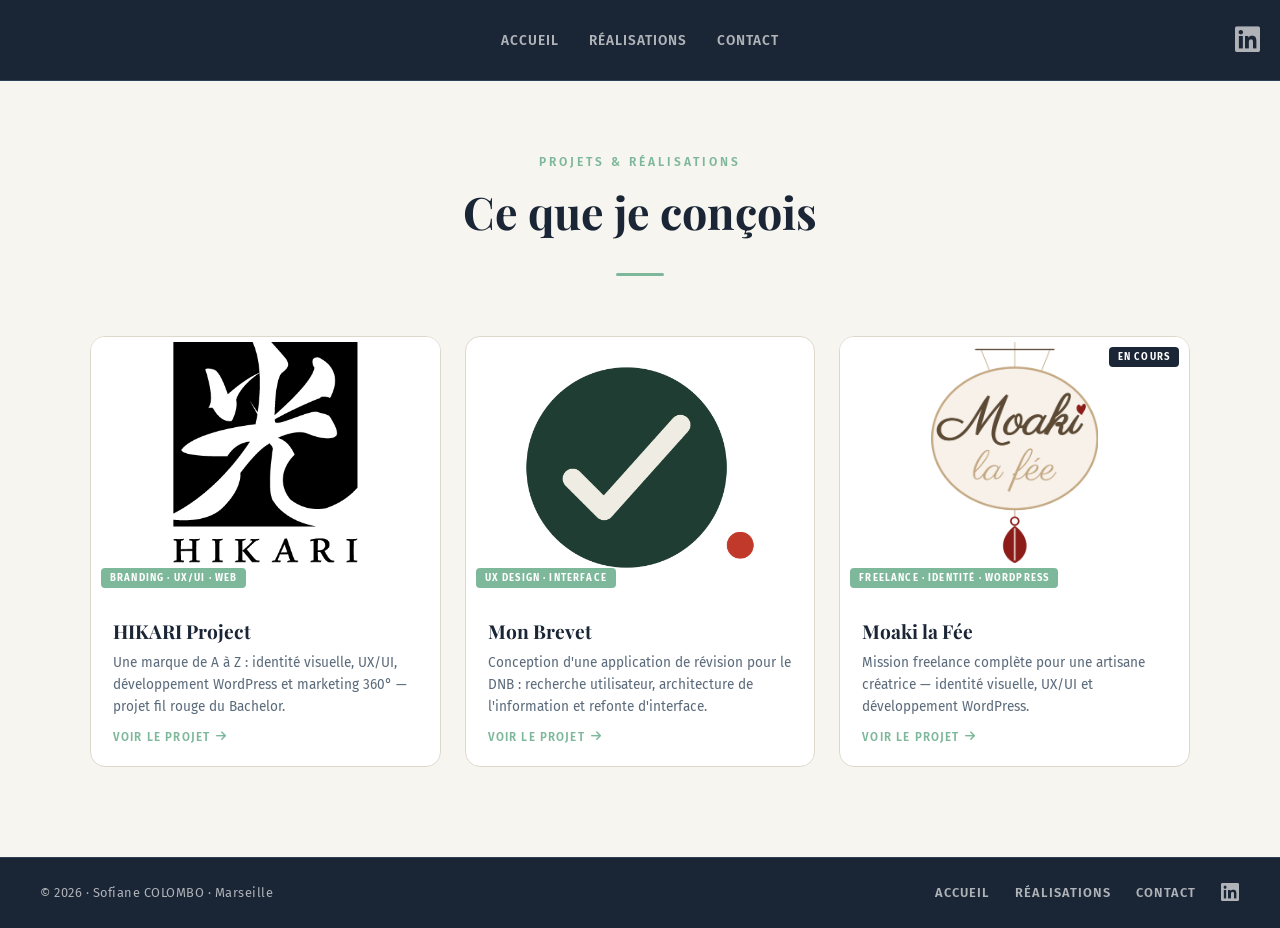
<file: realisations.html>
<!DOCTYPE html>
<html lang="fr">
<head>
    <meta charset="UTF-8">
    <meta name="viewport" content="width=device-width, initial-scale=1.0">
    <meta name="description" content="Réalisations — Sofiane Colombo, Designer UX/UI & Graphiste, Marseille">
    <title>Réalisations — S. COLOMBO</title>

    <link rel="stylesheet" href="./style.css"/>

    <link rel="preconnect" href="https://fonts.googleapis.com">
    <link rel="preconnect" href="https://fonts.gstatic.com" crossorigin>
    <link href="https://fonts.googleapis.com/css2?family=Fira+Sans:wght@300;400;600&family=Playfair+Display:ital,wght@0,400;0,600;0,700;0,800;1,400&display=swap" rel="stylesheet">

    <link rel='stylesheet' href='https://cdn-uicons.flaticon.com/2.1.0/uicons-regular-rounded/css/uicons-regular-rounded.css'>
    <link rel='stylesheet' href='https://cdn-uicons.flaticon.com/2.1.0/uicons-brands/css/uicons-brands.css'>
    <link rel='stylesheet' href='https://cdn-uicons.flaticon.com/2.1.0/uicons-solid-straight/css/uicons-solid-straight.css'>
    <link rel='stylesheet' href='https://cdn-uicons.flaticon.com/2.1.0/uicons-thin-rounded/css/uicons-thin-rounded.css'>
    <link rel="stylesheet" href="https://cdnjs.cloudflare.com/ajax/libs/font-awesome/6.5.0/css/all.min.css">
</head>

<body>

    <header>
        <nav>
            <a href="./index.html">Accueil</a>
            <a href="./realisations.html">Réalisations</a>
            <a href="./page_contact.html">Contact</a>
        </nav>
        <a href="https://www.linkedin.com/in/sofiane-colombo-744582396/" target="_blank" class="linkedin-icon">
            <i class="fa-brands fa-linkedin"></i>
        </a>
    </header>

    <section id="hub-intro">
        <span class="eyebrow">Projets &amp; Réalisations</span>
        <h1>Ce que je conçois</h1>
        <div class="intro-divider"></div>
    </section>

    <main id="hub-grid">

        <!-- HIKARI -->
        <a href="hikari.html" class="hub-card">
            <div class="hub-card-media hub-card-media--logo">
                <img src="./asset/hikari-logo.png" alt="HIKARI Project" />
                <span class="hub-card-badge">Branding · UX/UI · Web</span>
            </div>
            <div class="hub-card-content">
                <h2>HIKARI Project</h2>
                <p>Une marque de A à Z : identité visuelle, UX/UI, développement WordPress et marketing 360° — projet fil rouge du Bachelor.</p>
                <span class="hub-card-link">Voir le projet <i class="fa-solid fa-arrow-right"></i></span>
            </div>
        </a>

        <!-- MON BREVET -->
        <a href="mon-brevet.html" class="hub-card">
            <div class="hub-card-media">
                <img src="./asset/mon-brevet-card.png" alt="Mon Brevet" />
                <span class="hub-card-badge">UX Design · Interface</span>
            </div>
            <div class="hub-card-content">
                <h2>Mon Brevet</h2>
                <p>Conception d'une application de révision pour le DNB : recherche utilisateur, architecture de l'information et refonte d'interface.</p>
                <span class="hub-card-link">Voir le projet <i class="fa-solid fa-arrow-right"></i></span>
            </div>
        </a>

        <!-- MOAKI LA FÉE -->
        <a href="moaki.html" class="hub-card">
            <div class="hub-card-media hub-card-media--logo">
                <img src="./asset/moaki-card.png" alt="Moaki la Fée" />
                <span class="hub-card-badge">Freelance · Identité · WordPress</span>
                <span class="hub-card-wip">En cours</span>
            </div>
            <div class="hub-card-content">
                <h2>Moaki la Fée</h2>
                <p>Mission freelance complète pour une artisane créatrice — identité visuelle, UX/UI et développement WordPress.</p>
                <span class="hub-card-link">Voir le projet <i class="fa-solid fa-arrow-right"></i></span>
            </div>
        </a>

    </main>

    <footer>
        <p>© 2026 · Sofiane COLOMBO · Marseille</p>
        <div class="footer-links">
            <a href="./index.html">Accueil</a>
            <a href="./realisations.html">Réalisations</a>
            <a href="./page_contact.html">Contact</a>
            <a href="https://www.linkedin.com/in/sofiane-colombo-744582396/" target="_blank">
                <i class="fa-brands fa-linkedin"></i>
            </a>
        </div>
    </footer>

</body>
</html>
</file>
<file: style.css>
/* =============================================
   VARIABLES — Palette Ardoise + Sauge + Ivoire
   ============================================= */
:root {
  --ardoise:      #1A2535;   /* header, footer */
  --ardoise-mid:  #243345;   /* hover header */
  --ardoise-light:#2E3F55;   /* séparateurs */
  --sauge:        #7EB89A;   /* accent principal */
  --sauge-light:  #A8D4BC;   /* accent hover */
  --sauge-dim:    rgba(126, 184, 154, 0.15); /* fond tags */
  --blanc:        #FFFFFF;
  --ivoire:       #F7F5F0;   /* fond pages */
  --ivoire-mid:   #EEEAE2;   /* fond cartes, sections */
  --texte:        #1A2535;   /* texte principal sur fond clair */
  --texte-muted:  #5A6A7A;   /* texte secondaire */
  --texte-light:  rgba(255,255,255,0.65); /* texte sur fond sombre */
}

/* =============================================
   BASE
   ============================================= */
body {
    margin: 0;
    padding: 0;
    font-family: "Fira Sans", sans-serif;
    background-color: var(--ivoire);
    color: var(--texte);
}

h1, h2, h3 {
    font-family: "Playfair Display", serif;
    font-weight: 600;
}

/* =============================================
   HEADER — inchangé
   ============================================= */
header {
    display: flex;
    justify-content: center;
    align-items: center;
    height: 80px;
    padding: 0 20px;
    position: relative;
    background-color: var(--ardoise);
    border-bottom: 1px solid var(--ardoise-light);
    font-size: 1rem;
}

header .linkedin-icon {
    position: absolute;
    right: 20px;
    font-size: 1.8rem;
}

header nav {
    display: flex;
    gap: 30px;
}

header nav a {
    font-family: "Fira Sans", sans-serif;
    font-size: 0.85rem;
    font-weight: 600;
    letter-spacing: 1px;
    text-transform: uppercase;
    text-decoration: none;
    color: var(--texte-light);
    transition: color 0.3s ease;
}

header nav a:hover {
    color: var(--sauge);
}

header a {
    text-decoration: none;
}

header i {
    color: var(--texte-light);
    font-size: 1.8rem;
    transition: color 0.3s;
}

header i:hover {
    color: var(--sauge);
}

/* =============================================
   FOOTER — inchangé
   ============================================= */
footer {
    display: flex;
    justify-content: space-between;
    align-items: center;
    height: 70px;
    padding: 0 40px;
    margin-top: 0;
    background-color: var(--ardoise);
    border-top: 1px solid var(--ardoise-light);
    color: var(--texte-light);
    font-family: "Fira Sans", sans-serif;
    font-size: 0.8rem;
    letter-spacing: 0.5px;
}

.footer-links {
    display: flex;
    align-items: center;
    gap: 25px;
}

.footer-links a {
    text-decoration: none;
    color: var(--texte-light);
    font-size: 0.8rem;
    font-weight: 600;
    letter-spacing: 1px;
    text-transform: uppercase;
    transition: color 0.3s ease;
}

.footer-links a:hover {
    color: var(--sauge);
}

.footer-links i {
    font-size: 1.3rem;
}

/* =============================================
   HERO — TITRE PRINCIPAL
   ============================================= */
#background-main-title {
    display: flex;
    width: 100%;
    height: 500px;
    background-image: url('./asset/hero-background-v2.png');
    background-size: cover;
    background-position: center;
    justify-content: center;
    align-items: center;
    border-bottom: 4px solid var(--sauge);
    position: relative;
    overflow: visible;
}

#main-title {
    position: relative;
    z-index: 1;
    color: var(--blanc);
    text-align: center;
    padding: 28px 40px;
    background-color: rgba(26, 37, 53, 0.75);
    border: 1px solid rgba(126, 184, 154, 0.4);
    border-radius: 12px;
    max-width: 80%;
    font-size: 2rem;
    backdrop-filter: blur(4px);
}

#main-title span {
    color: var(--sauge);
}

/* =============================================
   CTA BUTTONS
   ============================================= */
#hero_cta {
    display: flex;
    justify-content: center;
    gap: 40px;
    align-items: flex-start;
    margin-top: -60px;
    position: relative;
    z-index: 10;
    flex-wrap: wrap;
    padding-bottom: 40px;
    background-color: transparent;
}

.cta-container {
    display: flex;
    flex-direction: column;
    align-items: center;
    gap: 15px;
    margin: 0 10px;
    width: 120px;
}

.cta-label {
    font-family: "Fira Sans", sans-serif;
    font-weight: 600;
    font-size: 0.85rem;
    color: var(--texte-muted);
    text-align: center;
    text-transform: uppercase;
    letter-spacing: 1px;
    transition: color 0.3s ease;
}

.cta-container:hover .cta-label {
    color: var(--sauge);
}

.cta {
    background-color: var(--blanc);
    width: 100px;
    height: 100px;
    border-radius: 15px;
    display: flex;
    justify-content: center;
    align-items: center;
    text-decoration: none;
    border: 2px solid var(--sauge);
    transition: transform 0.3s ease, box-shadow 0.3s ease, background-color 0.3s ease;
    box-shadow: 0 4px 20px rgba(0,0,0,0.15);
}


.cta i {
    font-size: 2.5rem;
    color: var(--sauge);
    margin: 0;
}

.cta:hover {
    transform: translateY(-5px);
    background-color: var(--ivoire-mid);
    box-shadow: 6px 6px 0px var(--sauge);
}

/* =============================================
   SECTION PRÉSENTATION
   ============================================= */
#presentation {
    background-color: var(--ivoire-mid);
    padding: 20px 20px;
    border-top: 1px solid #DDD8CC;
}

.presentation-container {
    max-width: 900px;
    margin: 0 auto;
    font-family: 'Fira Sans', sans-serif;
    color: var(--texte);
}

#presentation h2 {
    font-family: 'Playfair Display', serif;
    font-size: 2.2rem;
    margin-bottom: 30px;
    color: var(--ardoise);
}

#presentation p {
    line-height: 1.8;
    margin-bottom: 18px;
    font-size: 1rem;
    color: var(--texte-muted);
}

#presentation p strong {
    color: var(--ardoise);
    font-weight: 600;
}

/* Grille de compétences */
.skills-grid {
    display: grid;
    grid-template-columns: repeat(auto-fit, minmax(200px, 1fr));
    gap: 14px;
    margin-top: 40px;
}

.skill-item {
    display: flex;
    align-items: center;
    gap: 10px;
    padding: 14px 18px;
    background-color: var(--blanc);
    border: 1px solid rgba(126, 184, 154, 0.4);
    border-radius: 8px;
    font-family: "Fira Sans", sans-serif;
    font-size: 0.85rem;
    font-weight: 600;
    letter-spacing: 0.05em;
    color: var(--texte-muted);
    text-transform: uppercase;
    transition: background-color 0.3s ease, border-color 0.3s ease;
}

.skill-item:hover {
    background-color: var(--ivoire);
    border-color: var(--sauge);
}

.skill-item i {
    font-size: 1rem;
    color: var(--sauge);
}

/* =============================================
   PAGE CONTACT
   ============================================= */
.contact-page-body {
    min-height: 100vh;
    display: flex;
    flex-direction: column;
}

.contact-main {
    flex: 1;
    display: flex;
    justify-content: center;
    align-items: center;
    padding: 20px;
    background-color: var(--ivoire);
    background-image: radial-gradient(#DDD8CC 1px, transparent 1px);
    background-size: 20px 20px;
}

.business-card {
    background-color: var(--blanc);
    width: 100%;
    max-width: 400px;
    padding: 40px;
    border: 2px solid var(--sauge);
    border-radius: 15px;
    box-shadow: 10px 10px 0px var(--ivoire-mid);
    text-align: center;
    position: relative;
}

.card-header h3 {
    margin: 0;
    font-size: 1.8rem;
    color: var(--ardoise);
}

.job-title {
    font-family: "Fira Sans", sans-serif;
    text-transform: uppercase;
    letter-spacing: 2px;
    color: var(--sauge);
    font-weight: 600;
    font-size: 0.9rem;
    display: block;
    margin-bottom: 15px;
}

.status-badge {
    display: inline-flex;
    align-items: center;
    gap: 8px;
    background-color: rgba(126,184,154,0.1);
    color: #3A7A5A;
    padding: 5px 12px;
    border-radius: 20px;
    font-size: 0.8rem;
    font-weight: 600;
    border: 1px solid rgba(126,184,154,0.4);
}

.dot {
    height: 8px;
    width: 8px;
    background-color: var(--sauge);
    border-radius: 50%;
    display: inline-block;
}

.divider {
    border: 0;
    height: 1px;
    background: var(--ivoire-mid);
    margin: 30px auto;
    width: 50%;
}

.contact-row {
    display: flex;
    align-items: center;
    justify-content: flex-start;
    gap: 15px;
    padding: 12px;
    margin-bottom: 10px;
    text-decoration: none;
    color: var(--texte-muted);
    background-color: var(--ivoire);
    border-radius: 8px;
    transition: all 0.3s ease;
    border: 1px solid transparent;
}

.contact-row:not(.static):hover {
    background-color: var(--ivoire-mid);
    border-color: var(--sauge);
    transform: translateX(5px);
    color: var(--ardoise);
}

.icon-box {
    width: 35px;
    height: 35px;
    background-color: var(--sauge-dim);
    color: var(--sauge);
    border-radius: 50%;
    display: flex;
    justify-content: center;
    align-items: center;
}

.icon-box i {
    font-size: 1rem;
    margin: 0;
}

.card-footer {
    margin-top: 30px;
}

.card-footer a {
    color: var(--sauge);
    text-decoration: none;
    font-weight: bold;
    display: flex;
    justify-content: center;
    align-items: center;
    gap: 5px;
}

.card-footer i {
    font-size: 1.2rem;
    margin: 0;
}

/* =============================================
   PAGE RÉALISATIONS
   ============================================= */
#real-intro {
    text-align: center;
    padding: 70px 20px 50px;
    max-width: 760px;
    margin: 0 auto;
}

#real-intro .eyebrow {
    display: inline-block;
    font-family: "Fira Sans", sans-serif;
    font-size: 0.75rem;
    font-weight: 600;
    letter-spacing: 0.25em;
    text-transform: uppercase;
    color: var(--sauge);
    margin-bottom: 1rem;
}

#real-intro h1 {
    font-family: "Playfair Display", serif;
    font-size: clamp(1.9rem, 4vw, 3rem);
    font-weight: 700;
    color: var(--ardoise);
    line-height: 1.2;
    margin: 0 0 1.4rem;
}

#real-intro .intro-text {
    font-family: "Fira Sans", sans-serif;
    font-size: 1rem;
    line-height: 1.75;
    color: var(--texte-muted);
    margin: 0 auto;
}

.intro-divider {
    width: 48px;
    height: 3px;
    background-color: var(--sauge);
    margin: 2rem auto 0;
    border-radius: 2px;
}

#real-projects {
    max-width: 1100px;
    margin: 0 auto;
    padding: 20px 20px 60px;
    display: flex;
    flex-direction: column;
    gap: 30px;
}

.real-block {
    display: grid;
    grid-template-columns: 1fr 1fr;
    border: 1px solid #DDD8CC;
    border-radius: 15px;
    overflow: hidden;
    background-color: var(--blanc);
    max-height: 680px;
    opacity: 0;
    transform: translateY(30px);
    transition: opacity 0.6s ease, transform 0.6s ease, border-color 0.3s ease;
}

.real-block:hover {
    border-color: var(--sauge);
}

.real-block.visible {
    opacity: 1;
    transform: translateY(0);
}

.real-block--alt .real-media  { order: 2; }
.real-block--alt .real-content { order: 1; }

.real-media {
    position: relative;
    overflow: hidden;
    background-color: var(--ivoire-mid);
    min-height: 340px;
    max-height: 650px;
}

.real-media img {
    width: 100%;
    height: 100%;
    object-fit: contain;
    display: block;
    transition: transform 0.5s ease;
}

.real-media video {
    width: 100%;
    height: 100%;
    object-fit: cover;
    object-position: center top;
    display: block;
    transition: transform 0.5s ease;
}

.real-block:hover .real-media img,
.real-block:hover .real-media video {
    transform: scale(1.04);
}

.real-media--iframe { padding: 0; }

.real-media--iframe iframe {
    position: absolute;
    top: 0; left: 0;
    width: 100%;
    height: 100%;
    border: 0;
}

.media-placeholder {
    width: 100%;
    height: 100%;
    min-height: 340px;
    display: flex;
    flex-direction: column;
    align-items: center;
    justify-content: center;
    gap: 10px;
    color: var(--sauge);
    background-color: var(--ivoire-mid);
}

.media-placeholder i {
    font-size: 2.5rem;
    opacity: 0.5;
}

.media-placeholder span {
    font-family: "Fira Sans", sans-serif;
    font-size: 0.72rem;
    letter-spacing: 0.1em;
    text-transform: uppercase;
    opacity: 0.6;
}

.media-badge {
    position: absolute;
    top: 14px;
    left: 14px;
    background-color: var(--sauge);
    color: var(--blanc);
    font-family: "Fira Sans", sans-serif;
    font-size: 0.65rem;
    font-weight: 700;
    letter-spacing: 0.15em;
    text-transform: uppercase;
    padding: 4px 10px;
    border-radius: 4px;
}

.real-content {
    padding: clamp(1.8rem, 4vw, 3rem);
    background-color: var(--blanc);
    color: var(--texte);
    display: flex;
    flex-direction: column;
    justify-content: center;
    gap: 0;
}

.real-block--alt .real-media {
    background-color: var(--ardoise-mid);
}

.real-content--light {
    background-color: var(--ardoise);
}

.real-content--light h2,
.real-content--light .real-content h2 {
    color: var(--blanc) !important;
}

.real-content--light p,
.real-content--light .step-label,
.real-content--light .real-list {
    color: var(--texte-light) !important;
}

.real-content--light .real-list li strong {
    color: var(--blanc) !important;
}

.real-content--light .real-skills span {
    color: var(--sauge-light);
    border-color: rgba(126,184,154,0.4);
    background-color: rgba(126,184,154,0.1);
}

.real-content--light .real-link {
    color: var(--sauge-light);
}

.real-content--light .real-link:hover {
    color: var(--blanc);
}

.real-tag {
    font-family: "Fira Sans", sans-serif;
    font-size: 0.72rem;
    font-weight: 600;
    letter-spacing: 0.15em;
    text-transform: uppercase;
    color: var(--sauge);
    margin-bottom: 0.9rem;
    display: flex;
    align-items: center;
    gap: 6px;
}

.real-content h2 {
    font-family: "Playfair Display", serif;
    font-size: clamp(1.4rem, 2.5vw, 1.9rem);
    font-weight: 700;
    line-height: 1.2;
    margin: 0 0 1.1rem;
    color: var(--ardoise);
}

.real-content p {
    font-family: "Fira Sans", sans-serif;
    font-size: 0.95rem;
    line-height: 1.75;
    margin-bottom: 0.9rem;
    color: var(--texte-muted);
}

.real-skills {
    display: flex;
    flex-wrap: wrap;
    gap: 8px;
    margin: 0.6rem 0 1.4rem;
}

.real-skills span {
    font-family: "Fira Sans", sans-serif;
    font-size: 0.68rem;
    font-weight: 600;
    letter-spacing: 0.1em;
    text-transform: uppercase;
    padding: 4px 10px;
    border: 1px solid rgba(126,184,154,0.5);
    color: #3A7A5A;
    border-radius: 4px;
    background-color: rgba(126,184,154,0.08);
    transition: background-color 0.2s, border-color 0.2s;
}

.real-skills span:hover {
    background-color: rgba(126,184,154,0.18);
    border-color: var(--sauge);
}

.real-link {
    display: inline-flex;
    align-items: center;
    gap: 8px;
    font-family: "Fira Sans", sans-serif;
    font-size: 0.8rem;
    font-weight: 600;
    letter-spacing: 0.15em;
    text-transform: uppercase;
    text-decoration: none;
    color: var(--sauge);
    transition: gap 0.2s ease, color 0.2s ease;
    align-self: flex-start;
}

.real-link:hover {
    gap: 14px;
    color: #3A7A5A;
}

/* =============================================
   RÉALISATIONS — COMPOSANTS SUPPLÉMENTAIRES
   ============================================= */

.project-meta {
    display: flex;
    flex-wrap: wrap;
    justify-content: center;
    gap: 0;
    margin-top: 40px;
    border: 1px solid #DDD8CC;
    border-radius: 12px;
    overflow: hidden;
    max-width: 760px;
    margin-left: auto;
    margin-right: auto;
    background-color: var(--blanc);
}

.meta-item {
    flex: 1 1 160px;
    display: flex;
    flex-direction: column;
    gap: 6px;
    padding: 20px 24px;
    border-right: 1px solid #DDD8CC;
    text-align: center;
}

.meta-item:last-child { border-right: none; }

.meta-label {
    font-family: "Fira Sans", sans-serif;
    font-size: 0.7rem;
    font-weight: 600;
    letter-spacing: 0.15em;
    text-transform: uppercase;
    color: var(--sauge);
}

.meta-value {
    font-family: "Fira Sans", sans-serif;
    font-size: 0.88rem;
    color: var(--texte-muted);
    line-height: 1.4;
}

.real-process {
    display: flex;
    flex-direction: column;
    gap: 10px;
    margin: 1rem 0;
    border-left: 2px solid var(--sauge);
    padding-left: 16px;
}

.process-step {
    display: flex;
    align-items: center;
    gap: 12px;
}

.step-num {
    font-family: "Fira Sans", sans-serif;
    font-size: 0.7rem;
    font-weight: 600;
    color: var(--sauge);
    min-width: 24px;
}

.step-label {
    font-family: "Fira Sans", sans-serif;
    font-size: 0.85rem;
    color: var(--texte-muted);
}

.real-list {
    font-family: "Fira Sans", sans-serif;
    font-size: 0.92rem;
    line-height: 1.75;
    color: var(--texte-muted);
    padding-left: 20px;
    margin: 0.6rem 0 1rem;
}

.real-list li { margin-bottom: 6px; }

.real-list li strong { color: var(--ardoise); }

.kpi-grid {
    display: grid;
    grid-template-columns: 1fr 1fr;
    gap: 16px;
    margin-top: 20px;
    width: 100%;
    padding: 0 24px;
}

.kpi-item {
    display: flex;
    flex-direction: column;
    align-items: center;
    gap: 4px;
    padding: 16px;
    background-color: rgba(126, 184, 154, 0.08);
    border: 1px solid rgba(126, 184, 154, 0.25);
    border-radius: 8px;
}

.kpi-val {
    font-family: "Playfair Display", serif;
    font-size: 1.6rem;
    font-weight: 700;
    color: var(--sauge);
}

.kpi-desc {
    font-family: "Fira Sans", sans-serif;
    font-size: 0.7rem;
    letter-spacing: 0.08em;
    text-transform: uppercase;
    color: var(--texte-muted);
    text-align: center;
}

/* =============================================
   RESPONSIVE
   ============================================= */
@media (max-width: 768px) {
    .real-block,
    .real-block--alt {
        grid-template-columns: 1fr;
        max-height: none;
        overflow: visible;
    }

    .real-media {
        min-height: 220px;
        max-height: 280px;
    }

    .real-content { padding: 1.5rem; }

    .real-block--alt .real-media  { order: 1; }
    .real-block--alt .real-content { order: 2; }

    footer {
        flex-direction: column;
        height: auto;
        padding: 20px;
        gap: 14px;
        text-align: center;
    }
}

/* =============================================
   HUB — Grille de projets (page réalisations)
   ============================================= */
#hub-intro {
  text-align: center;
  padding: 70px 20px 40px;
}

#hub-intro .eyebrow {
  display: inline-block;
  font-family: "Fira Sans", sans-serif;
  font-size: 0.75rem;
  font-weight: 600;
  letter-spacing: 0.25em;
  text-transform: uppercase;
  color: var(--sauge);
  margin-bottom: 0.8rem;
}

#hub-intro h1 {
  font-family: "Playfair Display", serif;
  font-size: clamp(1.8rem, 4vw, 2.8rem);
  font-weight: 700;
  color: var(--ardoise);
  margin: 0 0 1.5rem;
}

#hub-grid {
  display: grid;
  grid-template-columns: repeat(3, 1fr);
  gap: 24px;
  max-width: 1100px;
  margin: 0 auto;
  padding: 20px 30px 90px;
}

.hub-card {
  display: flex;
  flex-direction: column;
  border: 1px solid #DDD8CC;
  border-radius: 15px;
  overflow: hidden;
  text-decoration: none;
  color: inherit;
  background: var(--blanc);
  transition: transform 0.3s ease, box-shadow 0.3s ease, border-color 0.3s ease;
}

.hub-card:hover {
  transform: translateY(-6px);
  box-shadow: 0 12px 30px rgba(26,37,53,0.12);
  border-color: var(--sauge);
}

.hub-card-media {
  position: relative;
  width: 100%;
  aspect-ratio: 4 / 3;
  overflow: hidden;
}

.hub-card-media img {
  width: 100%;
  height: 100%;
  padding-bottom: 30px;
  object-fit: contain;
  display: block;
  transition: transform 0.4s ease;
}
.hub-card:hover .hub-card-media img { transform: scale(1.05); }

.hub-card-media--logo {
  display: flex;
  align-items: center;
  justify-content: center;
  padding: 20px;
  box-sizing: border-box;
  background: var(--blanc);
}
.hub-card-media--logo img { object-fit: contain; object-position: center; }

.hub-card-badge {
  position: absolute;
  bottom: 10px;
  left: 10px;
  background: var(--sauge);
  color: var(--blanc);
  font-family: "Fira Sans", sans-serif;
  font-size: 0.6rem;
  font-weight: 700;
  letter-spacing: 0.12em;
  text-transform: uppercase;
  padding: 4px 9px;
  border-radius: 4px;
}

.hub-card-wip {
  position: absolute;
  top: 10px;
  right: 10px;
  background: var(--ardoise);
  color: var(--blanc);
  font-family: "Fira Sans", sans-serif;
  font-size: 0.6rem;
  font-weight: 700;
  letter-spacing: 0.12em;
  text-transform: uppercase;
  padding: 4px 9px;
  border-radius: 4px;
}

.hub-card-content {
  padding: 20px 22px 22px;
  display: flex;
  flex-direction: column;
  gap: 8px;
  flex: 1;
}

.hub-card-content h2 {
  font-family: "Playfair Display", serif;
  font-size: 1.2rem;
  font-weight: 700;
  color: var(--ardoise);
  margin: 0;
}

.hub-card-content p {
  font-family: "Fira Sans", sans-serif;
  font-size: 0.85rem;
  line-height: 1.6;
  color: var(--texte-muted);
  margin: 0;
  flex: 1;
}

.hub-card-link {
  display: inline-flex;
  align-items: center;
  gap: 6px;
  font-family: "Fira Sans", sans-serif;
  font-size: 0.72rem;
  font-weight: 600;
  letter-spacing: 0.1em;
  text-transform: uppercase;
  color: var(--sauge);
  margin-top: 4px;
  transition: gap 0.25s ease;
}
.hub-card:hover .hub-card-link { gap: 12px; }

/* Lien retour vers le hub (bas de page projet) */
.detail-back {
  display: block;
  text-align: center;
  margin: 10px 0 40px;
  font-family: "Fira Sans", sans-serif;
  font-size: 0.8rem;
  font-weight: 600;
  letter-spacing: 0.08em;
  text-transform: uppercase;
  color: var(--ardoise);
  text-decoration: none;
  transition: color 0.25s ease;
}
.detail-back:hover { color: var(--sauge); }
.detail-back i { margin-right: 6px; }

@media (max-width: 1024px) {
  #hub-grid { grid-template-columns: repeat(2, 1fr); }
}
@media (max-width: 600px) {
  #hub-grid { grid-template-columns: 1fr; }
}
</file>
